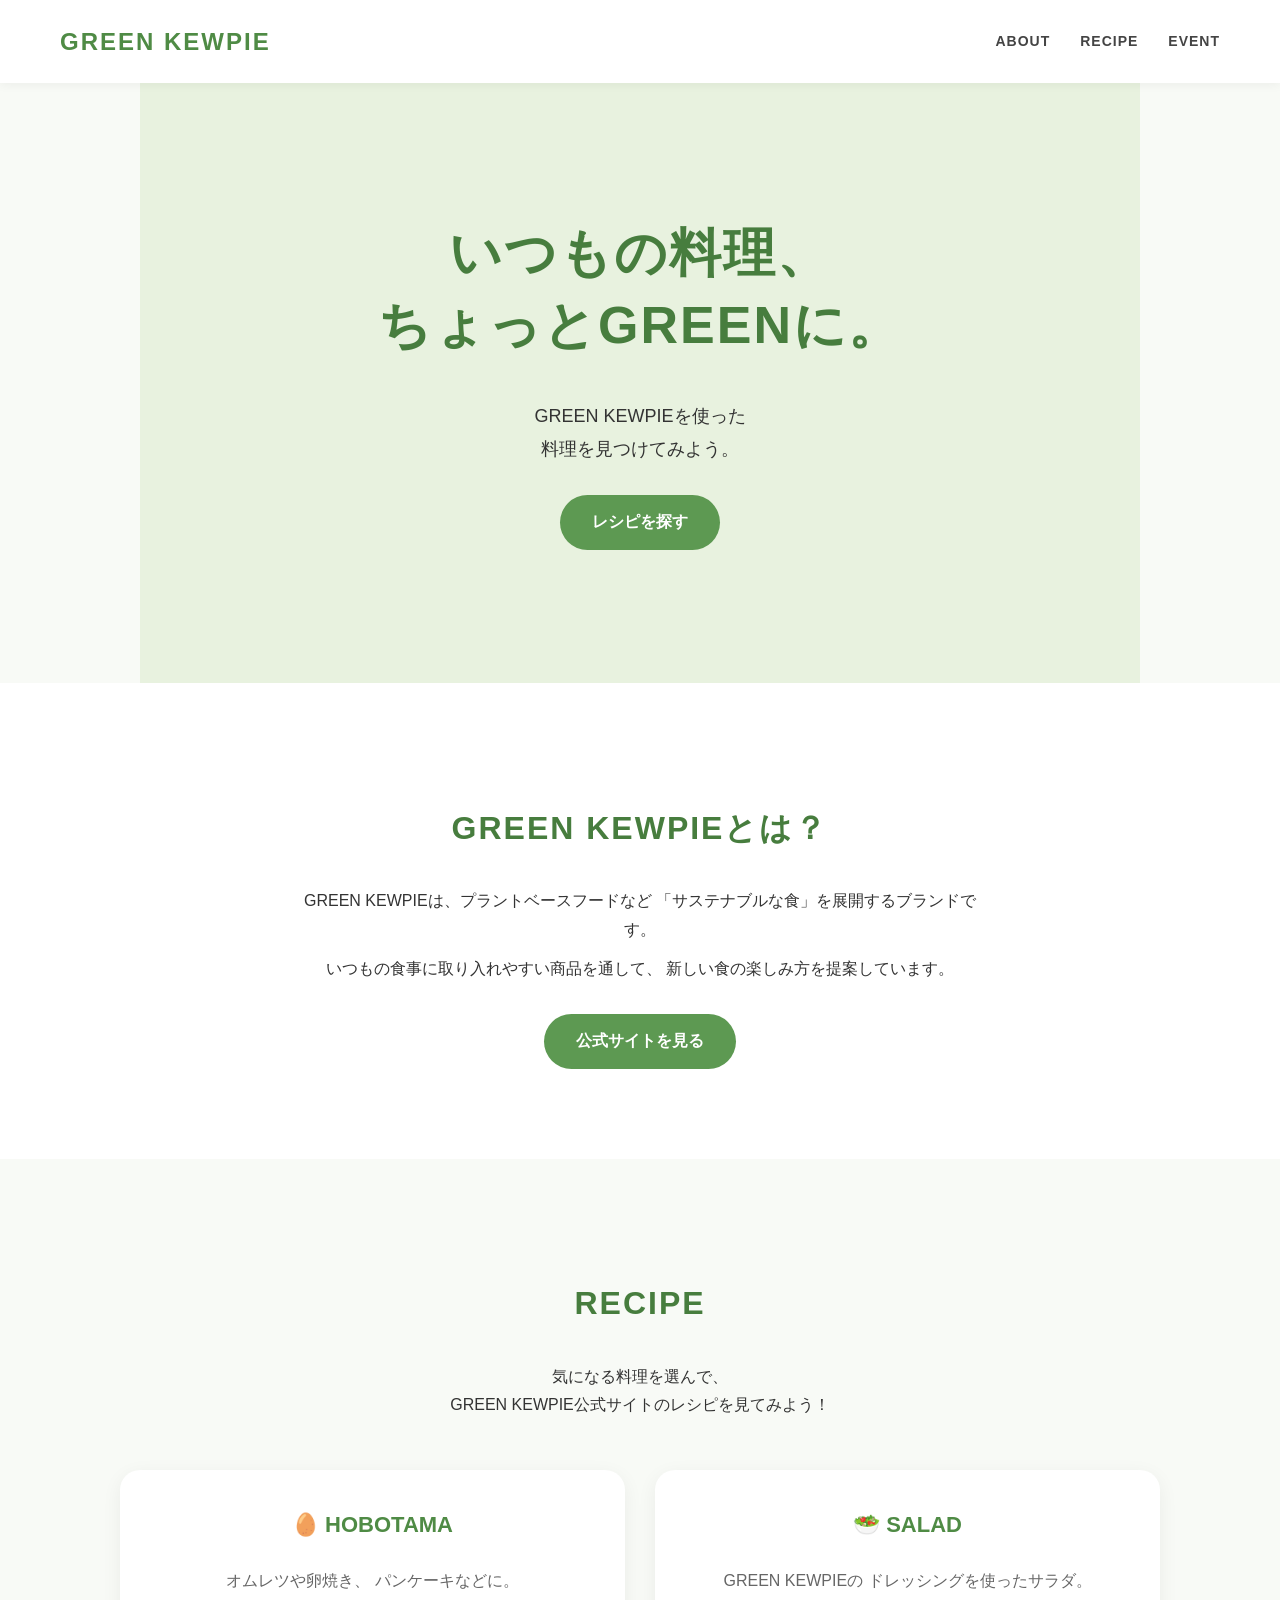
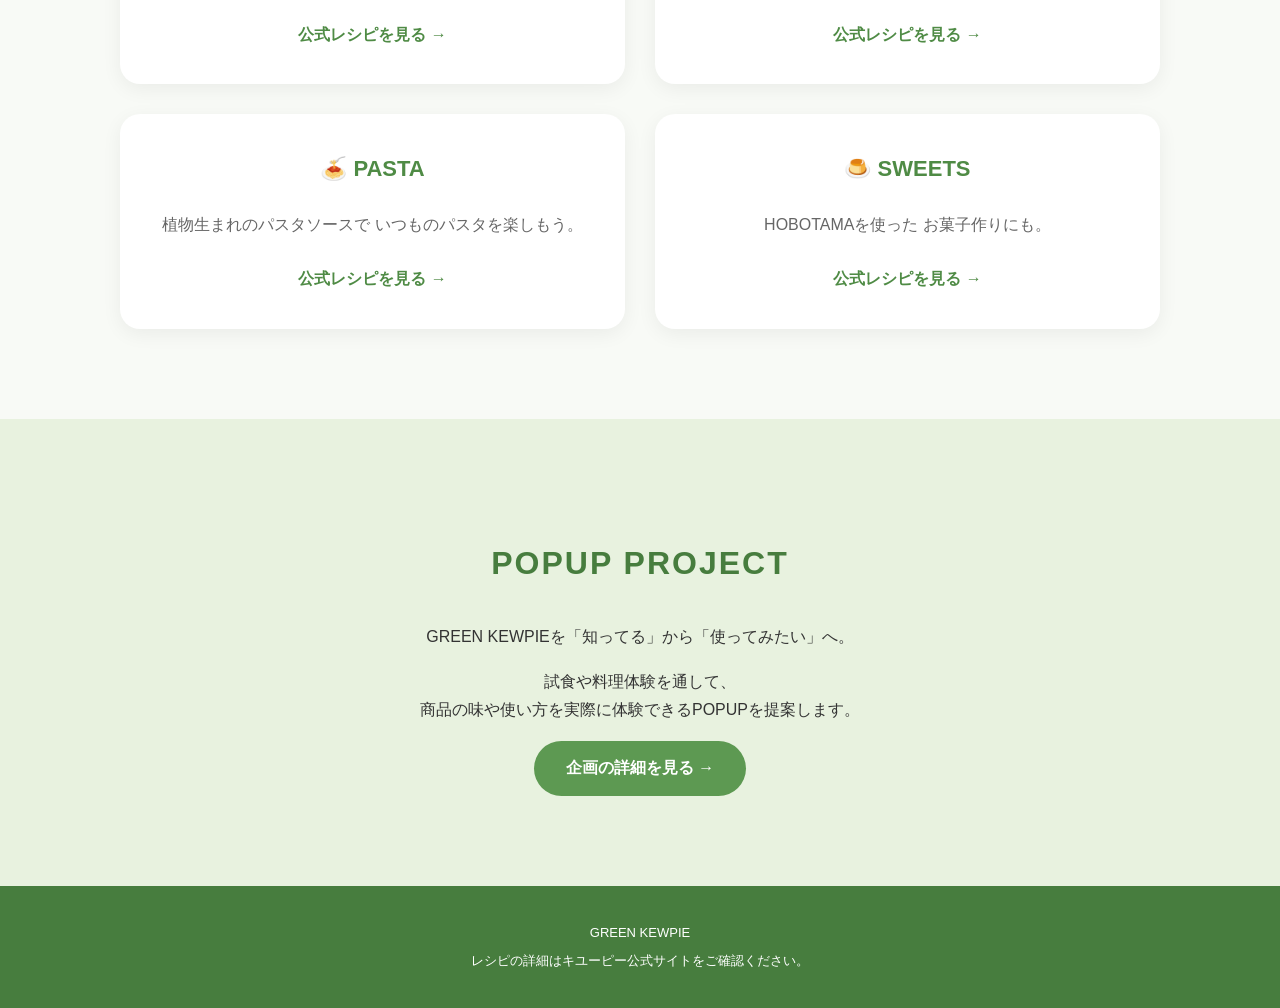
<file: index.html>
<!DOCTYPE html>
<html lang="ja">

<head>
    <meta charset="UTF-8">
    <meta name="viewport" content="width=device-width, initial-scale=1.0">
    <title>GREEN KEWPIE</title>
    <link rel="stylesheet" href="キャリデザ/assets/CD.css">
</head>

<body>

    <!-- ヘッダー -->
    <header>
        <h1>GREEN KEWPIE</h1>

        <nav>
            <a href="#about">ABOUT</a>
            <a href="#recipe">RECIPE</a>
            <a href="#event">EVENT</a>
        </nav>
    </header>


    <!-- メイン -->
    <main>

        <!-- メインビジュアル -->
        <section class="hero">
            <h2>いつもの料理、<br>ちょっとGREENに。</h2>

            <p>
                GREEN KEWPIEを使った<br>
                料理を見つけてみよう。
            </p>

            <a href="#recipe" class="button">
                レシピを探す
            </a>
        </section>


        <!-- GREEN KEWPIEとは -->
        <section id="about">
            <h2>GREEN KEWPIEとは？</h2>

            <p>
                GREEN KEWPIEは、プラントベースフードなど
                「サステナブルな食」を展開するブランドです。
            </p>

            <p>
                いつもの食事に取り入れやすい商品を通して、
                新しい食の楽しみ方を提案しています。
            </p>

            <a href="https://www.kewpie.co.jp/greenkewpie/"
               target="_blank"
               class="button">
                公式サイトを見る
            </a>
        </section>


        <!-- レシピ -->
        <section id="recipe">
            <h2>RECIPE</h2>

            <p>
                気になる料理を選んで、<br>
                GREEN KEWPIE公式サイトのレシピを見てみよう！
            </p>

            <div class="recipe-list">

                <!-- HOBOTAMA -->
                <div class="recipe-card">
                    <h3>🥚 HOBOTAMA</h3>

                    <p>
                        オムレツや卵焼き、
                        パンケーキなどに。
                    </p>

                    <a href="https://www.kewpie.co.jp/greenkewpie/"
                       target="_blank">
                        公式レシピを見る →
                    </a>
                </div>


                <!-- サラダ -->
                <div class="recipe-card">
                    <h3>🥗 SALAD</h3>

                    <p>
                        GREEN KEWPIEの
                        ドレッシングを使ったサラダ。
                    </p>

                    <a href="https://www.kewpie.co.jp/greenkewpie/"
                       target="_blank">
                        公式レシピを見る →
                    </a>
                </div>


                <!-- パスタ -->
                <div class="recipe-card">
                    <h3>🍝 PASTA</h3>

                    <p>
                        植物生まれのパスタソースで
                        いつものパスタを楽しもう。
                    </p>

                    <a href="https://www.kewpie.co.jp/greenkewpie/"
                       target="_blank">
                        公式レシピを見る →
                    </a>
                </div>


                <!-- スイーツ -->
                <div class="recipe-card">
                    <h3>🍮 SWEETS</h3>

                    <p>
                        HOBOTAMAを使った
                        お菓子作りにも。
                    </p>

                    <a href="https://www.kewpie.co.jp/greenkewpie/"
                       target="_blank">
                        公式レシピを見る →
                    </a>
                </div>

            </div>
        </section>


        <section id="event" class="event">
            <h2>POPUP PROJECT</h2>

            <p>
                GREEN KEWPIEを「知ってる」から「使ってみたい」へ。
            </p>

            <p>
                試食や料理体験を通して、<br>
                商品の味や使い方を実際に体験できるPOPUPを提案します。
            </p>

            <a href="https://tokyoeducation.sharepoint.com/:p:/r/sites/msteams_a6f2b0/_layouts/15/doc2.aspx?action=edit&sourcedoc=%7B0ac3ffcf-0e11-4162-8dd3-b888ce13f2a8%7D&wdExp=TEAMS-TREATMENT&web=1"
            target="_blank"
            class="button">
            企画の詳細を見る →
            </a>
        </section>

    </main>


    <!-- フッター -->
    <footer>
        <p>GREEN KEWPIE</p>
        <p>
            レシピの詳細はキユーピー公式サイトをご確認ください。
        </p>
    </footer>

</body>

</html>
</file>
<file: キャリデザ/assets/CD.css>
/* =========================
   全体
========================= */

* {
    box-sizing: border-box;
}

html {
    scroll-behavior: smooth;
}

body {
    margin: 0;
    font-family: "Arial", "Yu Gothic", sans-serif;
    color: #333;
    background-color: #f8faf6;
    line-height: 1.8;
}


/* =========================
   ヘッダー
========================= */

header {
    background-color: white;
    padding: 20px 60px;

    display: flex;
    justify-content: space-between;
    align-items: center;

    position: sticky;
    top: 0;
    z-index: 10;

    box-shadow: 0 2px 10px rgba(0, 0, 0, 0.05);
}

header h1 {
    margin: 0;
    color: #4f8b45;
    font-size: 24px;
    letter-spacing: 2px;
}

nav {
    display: flex;
    gap: 30px;
}

nav a {
    color: #444;
    text-decoration: none;
    font-size: 14px;
    font-weight: bold;
    letter-spacing: 1px;

    transition: 0.3s;
}

nav a:hover {
    color: #5d9b52;
}


/* =========================
   メインビジュアル
========================= */

.hero {
    min-height: 600px;

    display: flex;
    flex-direction: column;
    justify-content: center;
    align-items: center;

    text-align: center;

    padding: 80px 20px;

    background-color: #e8f2df;
}

.hero h2 {
    margin: 0 0 20px;

    color: #477d3e;
    font-size: 52px;
    line-height: 1.4;
    letter-spacing: 2px;
}

.hero p {
    margin-bottom: 30px;
    font-size: 18px;
}


/* =========================
   ボタン
========================= */

.button {
    display: inline-block;

    padding: 13px 32px;

    background-color: #5d9952;
    color: white;

    text-decoration: none;
    font-weight: bold;

    border-radius: 30px;

    transition: 0.3s;
}

.button:hover {
    background-color: #3f7338;
    transform: translateY(-2px);
}


/* =========================
   セクション共通
========================= */

section {
    max-width: 1000px;
    margin: 0 auto;
    padding: 90px 30px;
}

section h2 {
    margin-bottom: 30px;

    text-align: center;

    color: #477d3e;
    font-size: 32px;
    letter-spacing: 2px;
}

section p {
    text-align: center;
}


/* =========================
   ABOUT
========================= */

#about {
    background-color: white;
    max-width: none;
}

#about p {
    max-width: 700px;
    margin: 10px auto;
}

#about .button {
    display: block;
    width: fit-content;
    margin: 30px auto 0;
}


/* =========================
   レシピ
========================= */

#recipe {
    max-width: 1100px;
}

.recipe-list {
    display: grid;

    grid-template-columns: repeat(2, 1fr);

    gap: 30px;

    margin-top: 50px;
}


/* レシピカード */

.recipe-card {
    background-color: white;

    padding: 35px 30px;

    border-radius: 20px;

    text-align: center;

    box-shadow: 0 5px 20px rgba(0, 0, 0, 0.06);

    transition: 0.3s;
}

.recipe-card:hover {
    transform: translateY(-5px);
    box-shadow: 0 10px 25px rgba(0, 0, 0, 0.1);
}

.recipe-card h3 {
    margin-top: 0;

    color: #4f8b45;
    font-size: 22px;
}

.recipe-card p {
    color: #666;
    margin-bottom: 25px;
}

.recipe-card a {
    color: #4f8b45;
    text-decoration: none;
    font-weight: bold;
}

.recipe-card a:hover {
    text-decoration: underline;
}


/* =========================
   POPUP EVENT
========================= */

.event {
    max-width: none;

    background-color: #e8f2df;

    text-align: center;
}

.event h2 {
    color: #477d3e;
}


/* =========================
   フッター
========================= */

footer {
    padding: 30px;

    background-color: #477d3e;
    color: white;

    text-align: center;
}

footer p {
    margin: 5px;
    font-size: 13px;
}


/* =========================
   スマホ対応
========================= */

@media (max-width: 700px) {

    header {
        padding: 18px 20px;

        flex-direction: column;
        gap: 10px;
    }

    nav {
        gap: 15px;
    }

    .hero {
        min-height: 500px;
    }

    .hero h2 {
        font-size: 36px;
    }

    section {
        padding: 60px 20px;
    }

    section h2 {
        font-size: 28px;
    }

    .recipe-list {
        grid-template-columns: 1fr;
    }
}
</file>
